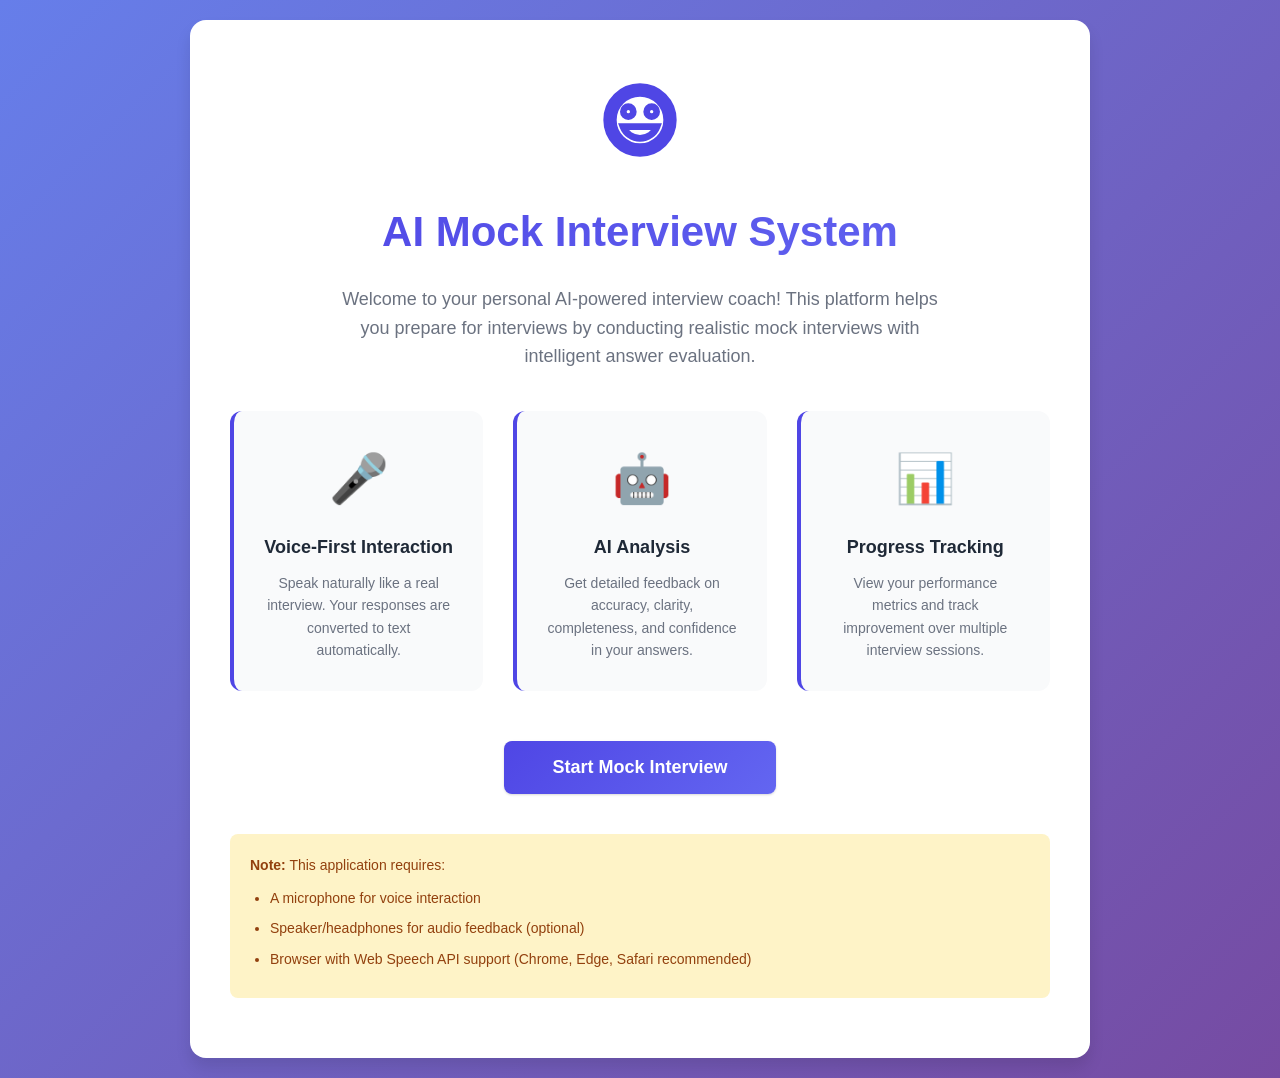
<file: index.html>
<!DOCTYPE html>
<html lang="en">
<head>
    <meta charset="UTF-8">
    <meta name="viewport" content="width=device-width, initial-scale=1.0">
    <title>AI Mock Interview System</title>
    <link rel="stylesheet" href="style.css">
</head>
<body>
    <div class="container">
        <div class="landing-page" id="landingPage">
            <div class="landing-content">
                <div class="logo">
                    <svg class="icon" viewBox="0 0 24 24" fill="none" stroke="currentColor" stroke-width="2">
                        <path d="M12 2C6.48 2 2 6.48 2 12s4.48 10 10 10 10-4.48 10-10S17.52 2 12 2zm0 18c-4.41 0-8-3.59-8-8s3.59-8 8-8 8 3.59 8 8-3.59 8-8 8zm3.5-9c.83 0 1.5-.67 1.5-1.5S16.33 8 15.5 8 14 8.67 14 9.5s.67 1.5 1.5 1.5zm-7 0c.83 0 1.5-.67 1.5-1.5S9.33 8 8.5 8 7 8.67 7 9.5 7.67 11 8.5 11zm3.5 6.5c2.33 0 4.31-1.46 5.11-3.5H6.89c.8 2.04 2.78 3.5 5.11 3.5z"/>
                    </svg>
                </div>
                <h1>AI Mock Interview System</h1>
                <p class="intro-text">
                    Welcome to your personal AI-powered interview coach! This platform helps you prepare for interviews 
                    by conducting realistic mock interviews with intelligent answer evaluation.
                </p>
                
                <div class="features">
                    <div class="feature">
                        <span class="feature-icon">🎤</span>
                        <h3>Voice-First Interaction</h3>
                        <p>Speak naturally like a real interview. Your responses are converted to text automatically.</p>
                    </div>
                    <div class="feature">
                        <span class="feature-icon">🤖</span>
                        <h3>AI Analysis</h3>
                        <p>Get detailed feedback on accuracy, clarity, completeness, and confidence in your answers.</p>
                    </div>
                    <div class="feature">
                        <span class="feature-icon">📊</span>
                        <h3>Progress Tracking</h3>
                        <p>View your performance metrics and track improvement over multiple interview sessions.</p>
                    </div>
                </div>

                <button id="startBtn" class="btn btn-primary btn-lg">Start Mock Interview</button>
                
                <div class="info-box">
                    <strong>Note:</strong> This application requires:
                    <ul>
                        <li>A microphone for voice interaction</li>
                        <li>Speaker/headphones for audio feedback (optional)</li>
                        <li>Browser with Web Speech API support (Chrome, Edge, Safari recommended)</li>
                    </ul>
                </div>
            </div>
        </div>
    </div>

    <script>
        // Handle Start button click
        document.getElementById('startBtn').addEventListener('click', function() {
            // Redirect to interview page
            window.location.href = 'interview.html';
        });
    </script>
</body>
</html>
</file>
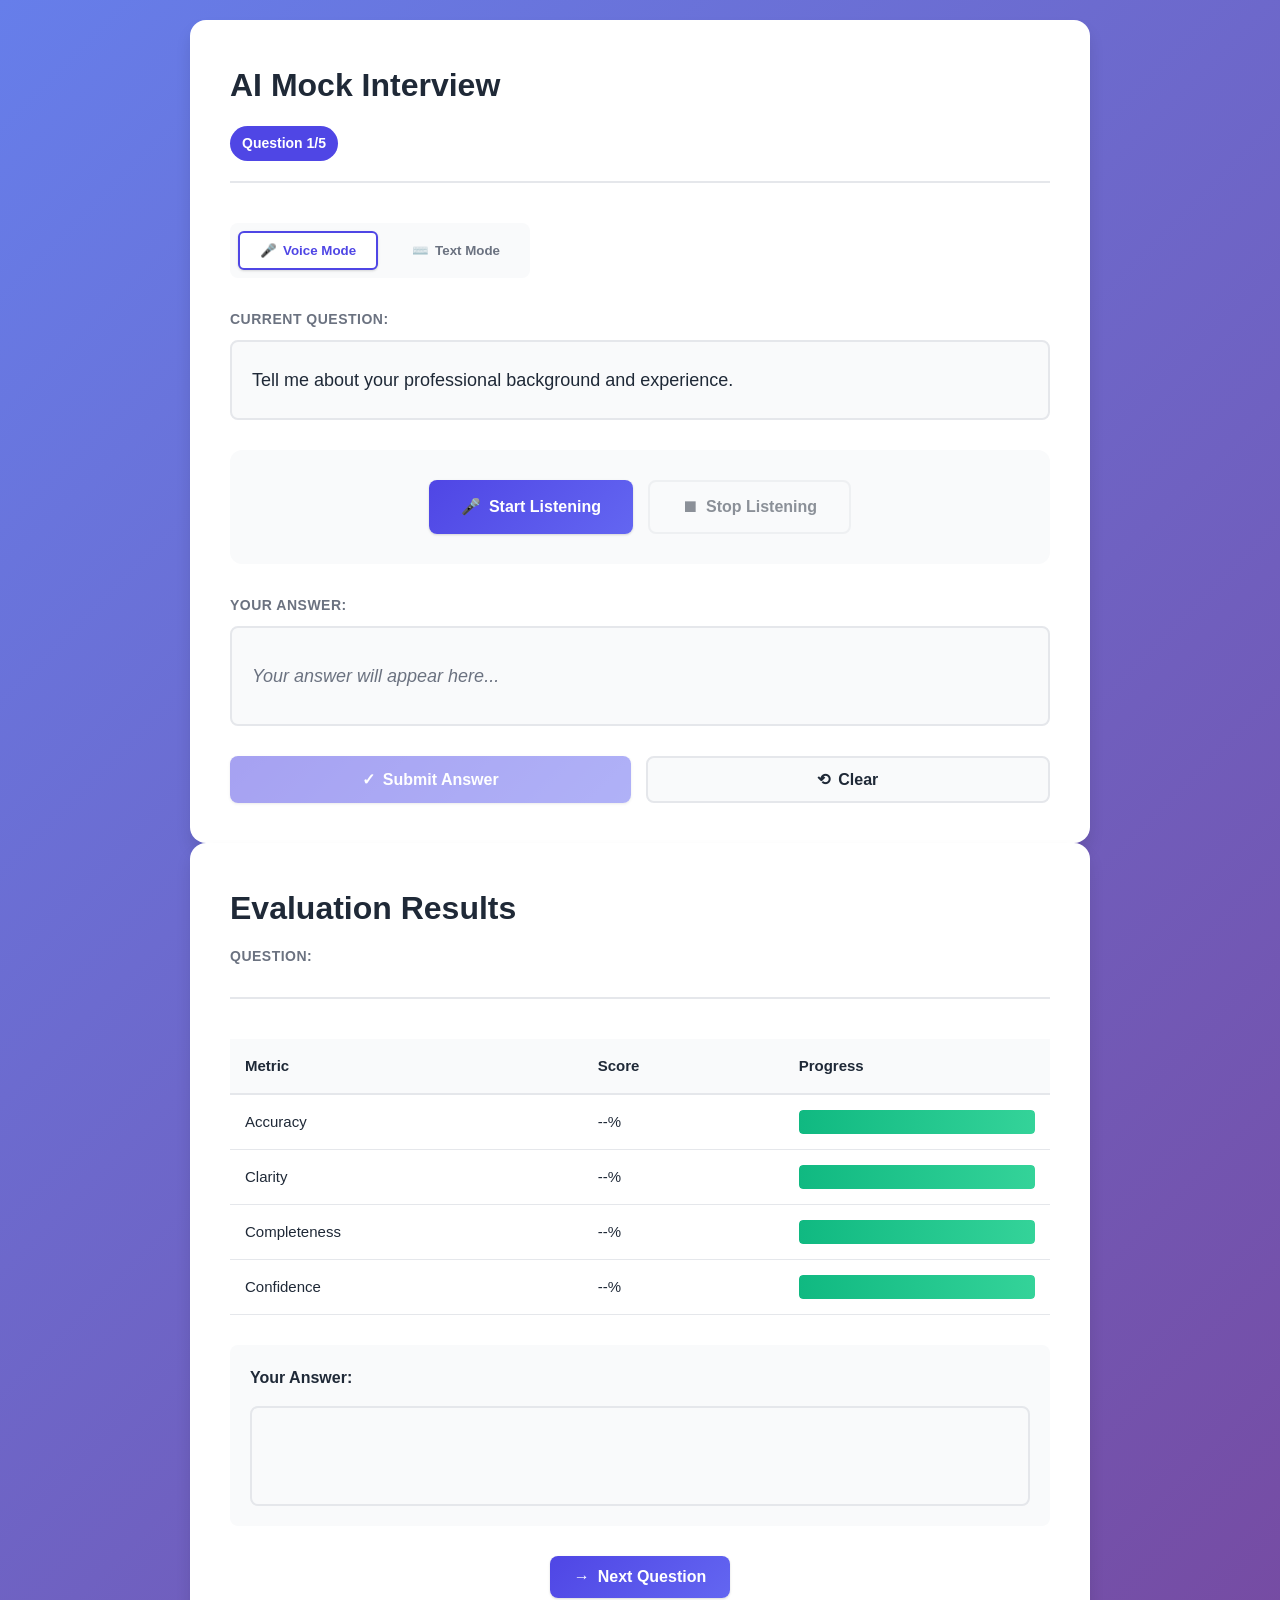
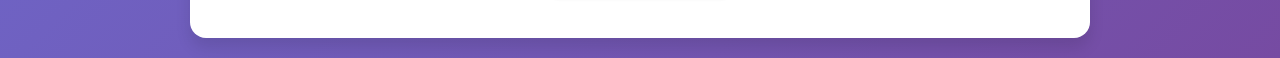
<file: interview.html>
<!DOCTYPE html>
<html lang="en">
<head>
    <meta charset="UTF-8">
    <meta name="viewport" content="width=device-width, initial-scale=1.0">
    <title>AI Mock Interview - Interview</title>
    <link rel="stylesheet" href="style.css">
</head>
<body>
    <div class="container">
        <!-- Interview Section -->
        <div id="interviewSection" class="interview-section">
            <div class="interview-header">
                <h1>AI Mock Interview</h1>
                <div class="progress-info">
                    <span id="questionCounter" class="question-counter">Question 1/5</span>
                </div>
            </div>

            <!-- Mode Toggle -->
            <div class="mode-toggle">
                <button id="voiceToggleBtn" class="mode-btn active" title="Voice interaction mode">
                    <span class="icon">🎤</span>
                    Voice Mode
                </button>
                <button id="textToggleBtn" class="mode-btn" title="Text input mode">
                    <span class="icon">⌨️</span>
                    Text Mode
                </button>
            </div>

            <!-- Question Display -->
            <div class="question-container">
                <div class="question-label">Current Question:</div>
                <div id="questionDisplay" class="question-display">
                    Loading question...
                </div>
            </div>

            <!-- Voice Interaction Section -->
            <div id="voiceSection" class="interaction-section">
                <div class="voice-controls">
                    <button id="startListeningBtn" class="btn btn-primary btn-voice">
                        <span class="voice-icon">🎤</span>
                        Start Listening
                    </button>
                    <button id="stopListeningBtn" class="btn btn-secondary btn-voice" disabled>
                        <span class="voice-icon">⏹</span>
                        Stop Listening
                    </button>
                </div>

                <div id="listeningStatus" class="listening-status hidden">
                    <div class="listening-indicator">
                        <span class="animated-dots"></span>
                        Listening...
                    </div>
                </div>
            </div>

            <!-- Text Input Section (Hidden by default) -->
            <div id="textSection" class="interaction-section hidden">
                <textarea id="answerInput" class="answer-textarea" placeholder="Type your answer here..."></textarea>
            </div>

            <!-- Answer Display -->
            <div class="answer-container">
                <div class="answer-label">Your Answer:</div>
                <div id="answerDisplay" class="answer-display answer-text-box">
                    <span class="placeholder">Your answer will appear here...</span>
                </div>
            </div>

            <!-- Action Buttons -->
            <div class="action-buttons">
                <button id="submitBtn" class="btn btn-primary" disabled>
                    <span>✓</span>
                    Submit Answer
                </button>
                <button id="clearBtn" class="btn btn-secondary">
                    <span>⟲</span>
                    Clear
                </button>
            </div>
        </div>

        <!-- Results Section (Hidden initially) -->
        <div id="resultsSection" class="results-section hidden">
            <div class="results-header">
                <h2>Evaluation Results</h2>
                <div class="question-label">Question: <span id="resultQuestion"></span></div>
            </div>

            <div class="results-table-container">
                <table class="results-table">
                    <thead>
                        <tr>
                            <th>Metric</th>
                            <th>Score</th>
                            <th>Progress</th>
                        </tr>
                    </thead>
                    <tbody>
                        <tr>
                            <td>Accuracy</td>
                            <td><span id="resultAccuracy">--</span>%</td>
                            <td><div class="progress-bar"><div class="progress-fill" id="accuracyBar"></div></div></td>
                        </tr>
                        <tr>
                            <td>Clarity</td>
                            <td><span id="resultClarity">--</span>%</td>
                            <td><div class="progress-bar"><div class="progress-fill" id="clarityBar"></div></div></td>
                        </tr>
                        <tr>
                            <td>Completeness</td>
                            <td><span id="resultCompleteness">--</span>%</td>
                            <td><div class="progress-bar"><div class="progress-fill" id="completenessBar"></div></div></td>
                        </tr>
                        <tr>
                            <td>Confidence</td>
                            <td><span id="resultConfidence">--</span>%</td>
                            <td><div class="progress-bar"><div class="progress-fill" id="confidenceBar"></div></div></td>
                        </tr>
                    </tbody>
                </table>
            </div>

            <div class="answer-review">
                <h3>Your Answer:</h3>
                <div id="reviewAnswer" class="answer-text-box"></div>
            </div>

            <div class="results-actions">
                <button id="nextBtn" class="btn btn-primary">
                    <span>→</span>
                    Next Question
                </button>
            </div>
        </div>

        <!-- End of Interview Section (Hidden initially) -->
        <div id="endSection" class="end-section hidden">
            <div class="end-content">
                <h2>Interview Complete!</h2>
                <p>You have completed all interview questions.</p>
                
                <div class="summary-stats">
                    <div class="stat-card">
                        <span class="stat-label">Average Accuracy</span>
                        <span class="stat-value" id="summaryAccuracy">--</span>%
                    </div>
                    <div class="stat-card">
                        <span class="stat-label">Average Clarity</span>
                        <span class="stat-value" id="summaryClarity">--</span>%
                    </div>
                    <div class="stat-card">
                        <span class="stat-label">Average Completeness</span>
                        <span class="stat-value" id="summaryCompleteness">--</span>%
                    </div>
                    <div class="stat-card">
                        <span class="stat-label">Average Confidence</span>
                        <span class="stat-value" id="summaryConfidence">--</span>%
                    </div>
                </div>

                <div class="interview-history">
                    <h3>Interview History</h3>
                    <div id="historyTable" class="history-table"></div>
                </div>

                <div class="end-actions">
                    <button id="restartBtn" class="btn btn-primary btn-lg">
                        <span>🔄</span>
                        Start New Interview
                    </button>
                    <button id="homeBtn" class="btn btn-secondary btn-lg">
                        <span>🏠</span>
                        Back to Home
                    </button>
                </div>
            </div>
        </div>
    </div>

    <!-- Loading Spinner -->
    <div id="loadingSpinner" class="loading-spinner hidden">
        <div class="spinner"></div>
        <p>Processing your answer...</p>
    </div>

    <script src="script.js"></script>
</body>
</html>
</file>
<file: style.css>
/* AI Mock Interview System - Styling */

* {
    margin: 0;
    padding: 0;
    box-sizing: border-box;
}

:root {
    --primary-color: #4f46e5;
    --primary-dark: #4338ca;
    --secondary-color: #6366f1;
    --success-color: #10b981;
    --warning-color: #f59e0b;
    --danger-color: #ef4444;
    --text-dark: #1f2937;
    --text-light: #6b7280;
    --bg-light: #f9fafb;
    --bg-white: #ffffff;
    --border-color: #e5e7eb;
    --shadow: 0 1px 3px rgba(0, 0, 0, 0.1), 0 1px 2px rgba(0, 0, 0, 0.06);
    --shadow-lg: 0 10px 15px rgba(0, 0, 0, 0.1);
}

html {
    scroll-behavior: smooth;
}

body {
    font-family: -apple-system, BlinkMacSystemFont, 'Segoe UI', Roboto, 'Helvetica Neue', Arial, sans-serif;
    background: linear-gradient(135deg, #667eea 0%, #764ba2 100%);
    color: var(--text-dark);
    line-height: 1.6;
    min-height: 100vh;
    padding: 20px;
}

.container {
    max-width: 900px;
    margin: 0 auto;
}

/* ==================== LANDING PAGE ==================== */
.landing-page {
    animation: fadeIn 0.6s ease-in;
}

.landing-content {
    background: var(--bg-white);
    border-radius: 16px;
    padding: 60px 40px;
    box-shadow: var(--shadow-lg);
    text-align: center;
}

.logo {
    margin-bottom: 30px;
}

.logo .icon {
    width: 80px;
    height: 80px;
    color: var(--primary-color);
    animation: bounce 2s infinite;
}

.landing-content h1 {
    font-size: 42px;
    margin-bottom: 20px;
    background: linear-gradient(135deg, var(--primary-color), var(--secondary-color));
    -webkit-background-clip: text;
    -webkit-text-fill-color: transparent;
    background-clip: text;
}

.intro-text {
    font-size: 18px;
    color: var(--text-light);
    margin-bottom: 40px;
    max-width: 600px;
    margin-left: auto;
    margin-right: auto;
}

.features {
    display: grid;
    grid-template-columns: repeat(auto-fit, minmax(250px, 1fr));
    gap: 30px;
    margin-bottom: 50px;
}

.feature {
    padding: 30px;
    background: var(--bg-light);
    border-radius: 12px;
    border-left: 4px solid var(--primary-color);
}

.feature-icon {
    font-size: 48px;
    display: block;
    margin-bottom: 15px;
}

.feature h3 {
    font-size: 18px;
    margin-bottom: 10px;
    color: var(--text-dark);
}

.feature p {
    color: var(--text-light);
    font-size: 14px;
}

.info-box {
    background: #fef3c7;
    border: 2px solid #fci d0;
    border-radius: 8px;
    padding: 20px;
    margin-top: 40px;
    text-align: left;
    color: #92400e;
    font-size: 14px;
}

.info-box ul {
    margin-left: 20px;
    margin-top: 10px;
}

.info-box li {
    margin-bottom: 8px;
}

/* ==================== BUTTONS ==================== */
.btn {
    padding: 12px 24px;
    border: none;
    border-radius: 8px;
    font-size: 16px;
    font-weight: 600;
    cursor: pointer;
    transition: all 0.3s ease;
    display: inline-flex;
    align-items: center;
    gap: 8px;
    white-space: nowrap;
}

.btn-primary {
    background: linear-gradient(135deg, var(--primary-color), var(--secondary-color));
    color: white;
    box-shadow: var(--shadow);
}

.btn-primary:hover:not(:disabled) {
    transform: translateY(-2px);
    box-shadow: var(--shadow-lg);
}

.btn-primary:active:not(:disabled) {
    transform: translateY(0);
}

.btn-secondary {
    background: var(--bg-light);
    color: var(--text-dark);
    border: 2px solid var(--border-color);
}

.btn-secondary:hover:not(:disabled) {
    background: var(--border-color);
}

.btn-lg {
    padding: 16px 48px;
    font-size: 18px;
}

.btn-voice {
    padding: 16px 32px;
    font-size: 16px;
}

.btn:disabled {
    opacity: 0.5;
    cursor: not-allowed;
}

/* ==================== INTERVIEW PAGE ==================== */
.interview-section,
.results-section,
.end-section {
    background: var(--bg-white);
    border-radius: 16px;
    padding: 40px;
    box-shadow: var(--shadow-lg);
    animation: fadeIn 0.6s ease-in;
}

.interview-header,
.results-header {
    margin-bottom: 40px;
    border-bottom: 2px solid var(--border-color);
    padding-bottom: 20px;
}

.interview-header h1,
.results-header h2 {
    font-size: 32px;
    margin-bottom: 10px;
    color: var(--text-dark);
}

.progress-info {
    display: flex;
    justify-content: space-between;
    align-items: center;
    margin-top: 15px;
}

.question-counter {
    background: var(--primary-color);
    color: white;
    padding: 6px 12px;
    border-radius: 20px;
    font-size: 14px;
    font-weight: 600;
}

/* Mode Toggle */
.mode-toggle {
    display: flex;
    gap: 12px;
    margin-bottom: 30px;
    background: var(--bg-light);
    padding: 8px;
    border-radius: 8px;
    width: fit-content;
}

.mode-btn {
    padding: 10px 20px;
    border: 2px solid transparent;
    background: transparent;
    border-radius: 6px;
    cursor: pointer;
    font-weight: 600;
    color: var(--text-light);
    transition: all 0.3s ease;
    display: flex;
    align-items: center;
    gap: 6px;
}

.mode-btn.active {
    background: var(--bg-white);
    color: var(--primary-color);
    border-color: var(--primary-color);
    box-shadow: var(--shadow);
}

.mode-btn:hover {
    color: var(--primary-color);
}

/* Question Display */
.question-container {
    margin-bottom: 30px;
}

.question-label,
.answer-label {
    display: block;
    font-weight: 600;
    font-size: 14px;
    color: var(--text-light);
    margin-bottom: 10px;
    text-transform: uppercase;
    letter-spacing: 0.5px;
}

.question-display,
.answer-text-box {
    background: var(--bg-light);
    border: 2px solid var(--border-color);
    border-radius: 8px;
    padding: 20px;
    font-size: 18px;
    line-height: 1.8;
    color: var(--text-dark);
    min-height: 80px;
    display: flex;
    align-items: center;
}

.answer-text-box {
    min-height: 100px;
}

.question-display p {
    margin: 0;
}

.placeholder {
    color: var(--text-light);
    font-style: italic;
}

/* Voice Interaction */
.interaction-section {
    margin: 30px 0;
    padding: 30px;
    background: var(--bg-light);
    border-radius: 12px;
    transition: all 0.3s ease;
}

.interaction-section.hidden {
    display: none;
}

.voice-controls {
    display: flex;
    gap: 15px;
    justify-content: center;
    flex-wrap: wrap;
}

.listening-status {
    margin-top: 20px;
    text-align: center;
    padding: 20px;
    background: white;
    border-radius: 8px;
    border-left: 4px solid var(--primary-color);
}

.listening-status.hidden {
    display: none;
}

.listening-indicator {
    display: flex;
    align-items: center;
    justify-content: center;
    gap: 10px;
    font-weight: 600;
    color: var(--primary-color);
    font-size: 16px;
}

.animated-dots {
    display: flex;
    gap: 4px;
}

.animated-dots::after {
    content: '';
    display: block;
    width: 8px;
    height: 8px;
    background: var(--primary-color);
    border-radius: 50%;
    animation: dot-animation 1.4s infinite;
}

/* Answer Input */
.answer-container {
    margin: 30px 0;
}

.answer-textarea {
    width: 100%;
    min-height: 120px;
    padding: 15px;
    border: 2px solid var(--border-color);
    border-radius: 8px;
    font-family: inherit;
    font-size: 16px;
    resize: vertical;
    color: var(--text-dark);
}

.answer-textarea:focus {
    outline: none;
    border-color: var(--primary-color);
    box-shadow: 0 0 0 3px rgba(79, 70, 229, 0.1);
}

/* Action Buttons */
.action-buttons {
    display: flex;
    gap: 15px;
    justify-content: center;
    margin-top: 30px;
    flex-wrap: wrap;
}

.action-buttons .btn {
    flex: 1;
    min-width: 200px;
    justify-content: center;
}

/* ==================== RESULTS DISPLAY ==================== */
.results-table-container {
    margin: 30px 0;
    overflow-x: auto;
}

.results-table {
    width: 100%;
    border-collapse: collapse;
    font-size: 15px;
}

.results-table thead {
    background: var(--bg-light);
}

.results-table th {
    padding: 15px;
    text-align: left;
    font-weight: 600;
    color: var(--text-dark);
    border-bottom: 2px solid var(--border-color);
}

.results-table td {
    padding: 15px;
    border-bottom: 1px solid var(--border-color);
}

.results-table tbody tr:hover {
    background: var(--bg-light);
}

.progress-bar {
    width: 100%;
    height: 24px;
    background: var(--bg-light);
    border-radius: 4px;
    overflow: hidden;
    position: relative;
}

.progress-fill {
    height: 100%;
    background: linear-gradient(90deg, var(--success-color), #34d399);
    border-radius: 4px;
    transition: width 0.6s ease;
    display: flex;
    align-items: center;
    justify-content: flex-end;
    padding-right: 6px;
    min-width: 30px;
}

.answer-review {
    margin: 30px 0;
    padding: 20px;
    background: var(--bg-light);
    border-radius: 8px;
}

.answer-review h3 {
    margin-bottom: 15px;
    font-size: 16px;
    color: var(--text-dark);
}

.results-actions {
    display: flex;
    gap: 15px;
    justify-content: center;
    margin-top: 30px;
    flex-wrap: wrap;
}

/* ==================== END SECTION ==================== */
.end-section.hidden {
    display: none;
}

.end-content {
    text-align: center;
}

.end-content h2 {
    font-size: 36px;
    margin-bottom: 20px;
    background: linear-gradient(135deg, var(--primary-color), var(--secondary-color));
    -webkit-background-clip: text;
    -webkit-text-fill-color: transparent;
    background-clip: text;
}

.end-content > p {
    font-size: 18px;
    color: var(--text-light);
    margin-bottom: 40px;
}

.summary-stats {
    display: grid;
    grid-template-columns: repeat(auto-fit, minmax(200px, 1fr));
    gap: 20px;
    margin: 40px 0;
}

.stat-card {
    background: linear-gradient(135deg, var(--primary-color), var(--secondary-color));
    color: white;
    padding: 30px 20px;
    border-radius: 12px;
    box-shadow: var(--shadow-lg);
}

.stat-label {
    display: block;
    font-size: 14px;
    opacity: 0.9;
    margin-bottom: 10px;
    text-transform: uppercase;
    letter-spacing: 0.5px;
    font-weight: 600;
}

.stat-value {
    display: block;
    font-size: 42px;
    font-weight: 700;
}

/* Interview History Table */
.interview-history {
    margin: 40px 0;
    text-align: left;
}

.interview-history h3 {
    font-size: 20px;
    margin-bottom: 20px;
    color: var(--text-dark);
}

.history-table {
    background: var(--bg-light);
    border-radius: 8px;
    padding: 0;
    overflow-x: auto;
}

.history-table table {
    width: 100%;
    border-collapse: collapse;
    font-size: 14px;
}

.history-table th,
.history-table td {
    padding: 12px 15px;
    text-align: left;
    border-bottom: 1px solid var(--border-color);
}

.history-table th {
    background: white;
    font-weight: 600;
    color: var(--text-dark);
}

.history-table tbody tr:hover {
    background: white;
}

.end-actions {
    display: flex;
    gap: 20px;
    justify-content: center;
    margin-top: 40px;
    flex-wrap: wrap;
}

.end-actions .btn {
    flex: 1;
    min-width: 220px;
    justify-content: center;
}

/* ==================== LOADING SPINNER ==================== */
.loading-spinner {
    position: fixed;
    top: 0;
    left: 0;
    right: 0;
    bottom: 0;
    background: rgba(0, 0, 0, 0.7);
    display: flex;
    flex-direction: column;
    align-items: center;
    justify-content: center;
    z-index: 1000;
    border-radius: 0;
}

.loading-spinner.hidden {
    display: none;
}

.spinner {
    border: 4px solid rgba(255, 255, 255, 0.3);
    border-top: 4px solid white;
    border-radius: 50%;
    width: 50px;
    height: 50px;
    animation: spin 1s linear infinite;
    margin-bottom: 20px;
}

.loading-spinner p {
    color: white;
    font-size: 18px;
    font-weight: 500;
}

/* ==================== ANIMATIONS ==================== */
@keyframes fadeIn {
    from {
        opacity: 0;
        transform: translateY(20px);
    }
    to {
        opacity: 1;
        transform: translateY(0);
    }
}

@keyframes bounce {
    0%, 100% {
        transform: translateY(0);
    }
    50% {
        transform: translateY(-20px);
    }
}

@keyframes spin {
    to {
        transform: rotate(360deg);
    }
}

@keyframes dot-animation {
    0%, 20%, 50%, 80%, 100% {
        opacity: 0.4;
        transform: scale(1);
    }
    40% {
        opacity: 1;
        transform: scale(1.2);
    }
}

/* ==================== RESPONSIVE DESIGN ==================== */
@media (max-width: 768px) {
    .container {
        padding: 10px;
    }

    .landing-content {
        padding: 30px 20px;
    }

    .landing-content h1 {
        font-size: 32px;
    }

    .intro-text {
        font-size: 16px;
    }

    .interview-section,
    .results-section,
    .end-section {
        padding: 20px;
    }

    .interview-header h1,
    .results-header h2 {
        font-size: 24px;
    }

    .features {
        grid-template-columns: 1fr;
    }

    .summary-stats {
        grid-template-columns: 1fr 1fr;
    }

    .action-buttons,
    .results-actions,
    .end-actions {
        flex-direction: column;
    }

    .action-buttons .btn,
    .results-actions .btn,
    .end-actions .btn {
        min-width: auto;
        flex: none;
        width: 100%;
    }

    .mode-toggle {
        flex-direction: column;
        width: 100%;
    }

    .mode-btn {
        width: 100%;
        justify-content: center;
    }

    .voice-controls {
        flex-direction: column;
    }

    .voice-controls .btn {
        width: 100%;
    }
}

@media (max-width: 480px) {
    body {
        padding: 10px;
    }

    .landing-content h1 {
        font-size: 28px;
    }

    .interview-header h1,
    .results-header h2 {
        font-size: 20px;
    }

    .logo .icon {
        width: 60px;
        height: 60px;
    }

    .summary-stats {
        grid-template-columns: 1fr;
    }

    .stat-value {
        font-size: 32px;
    }
}
</file>
